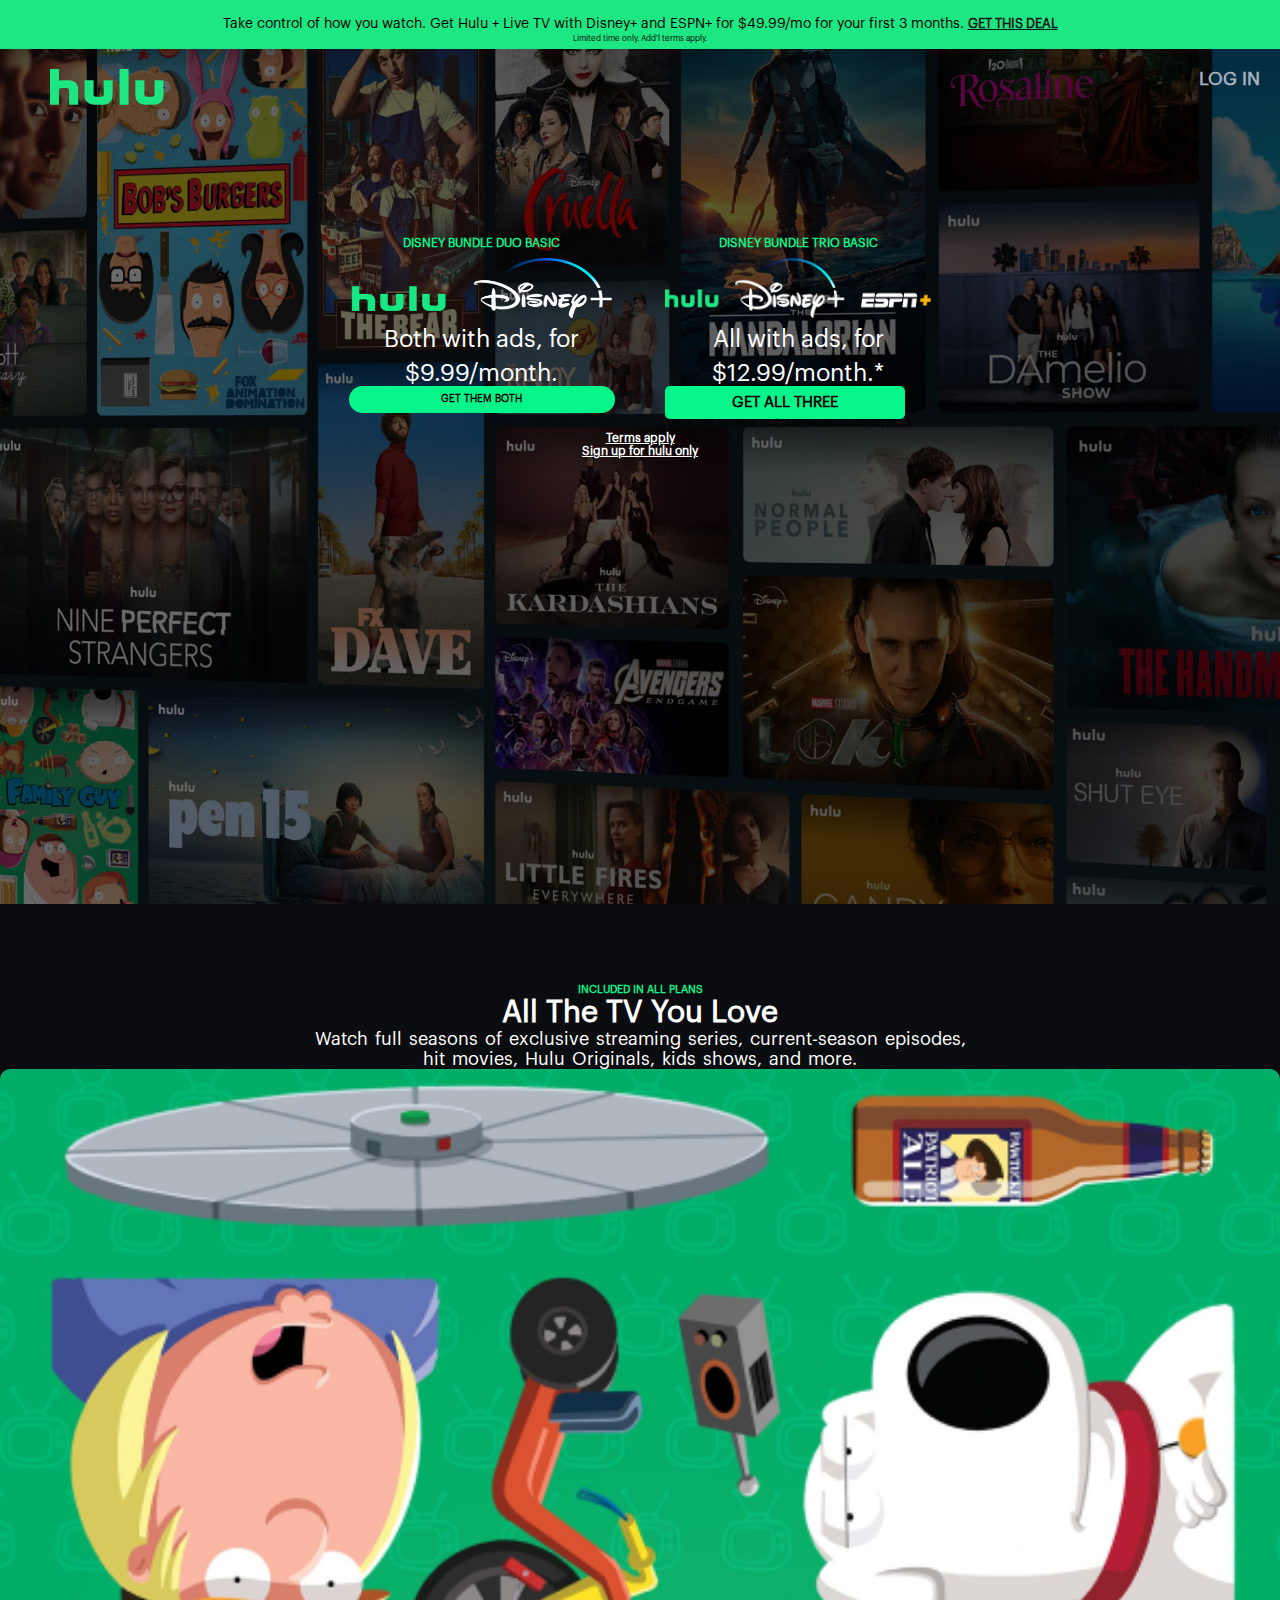
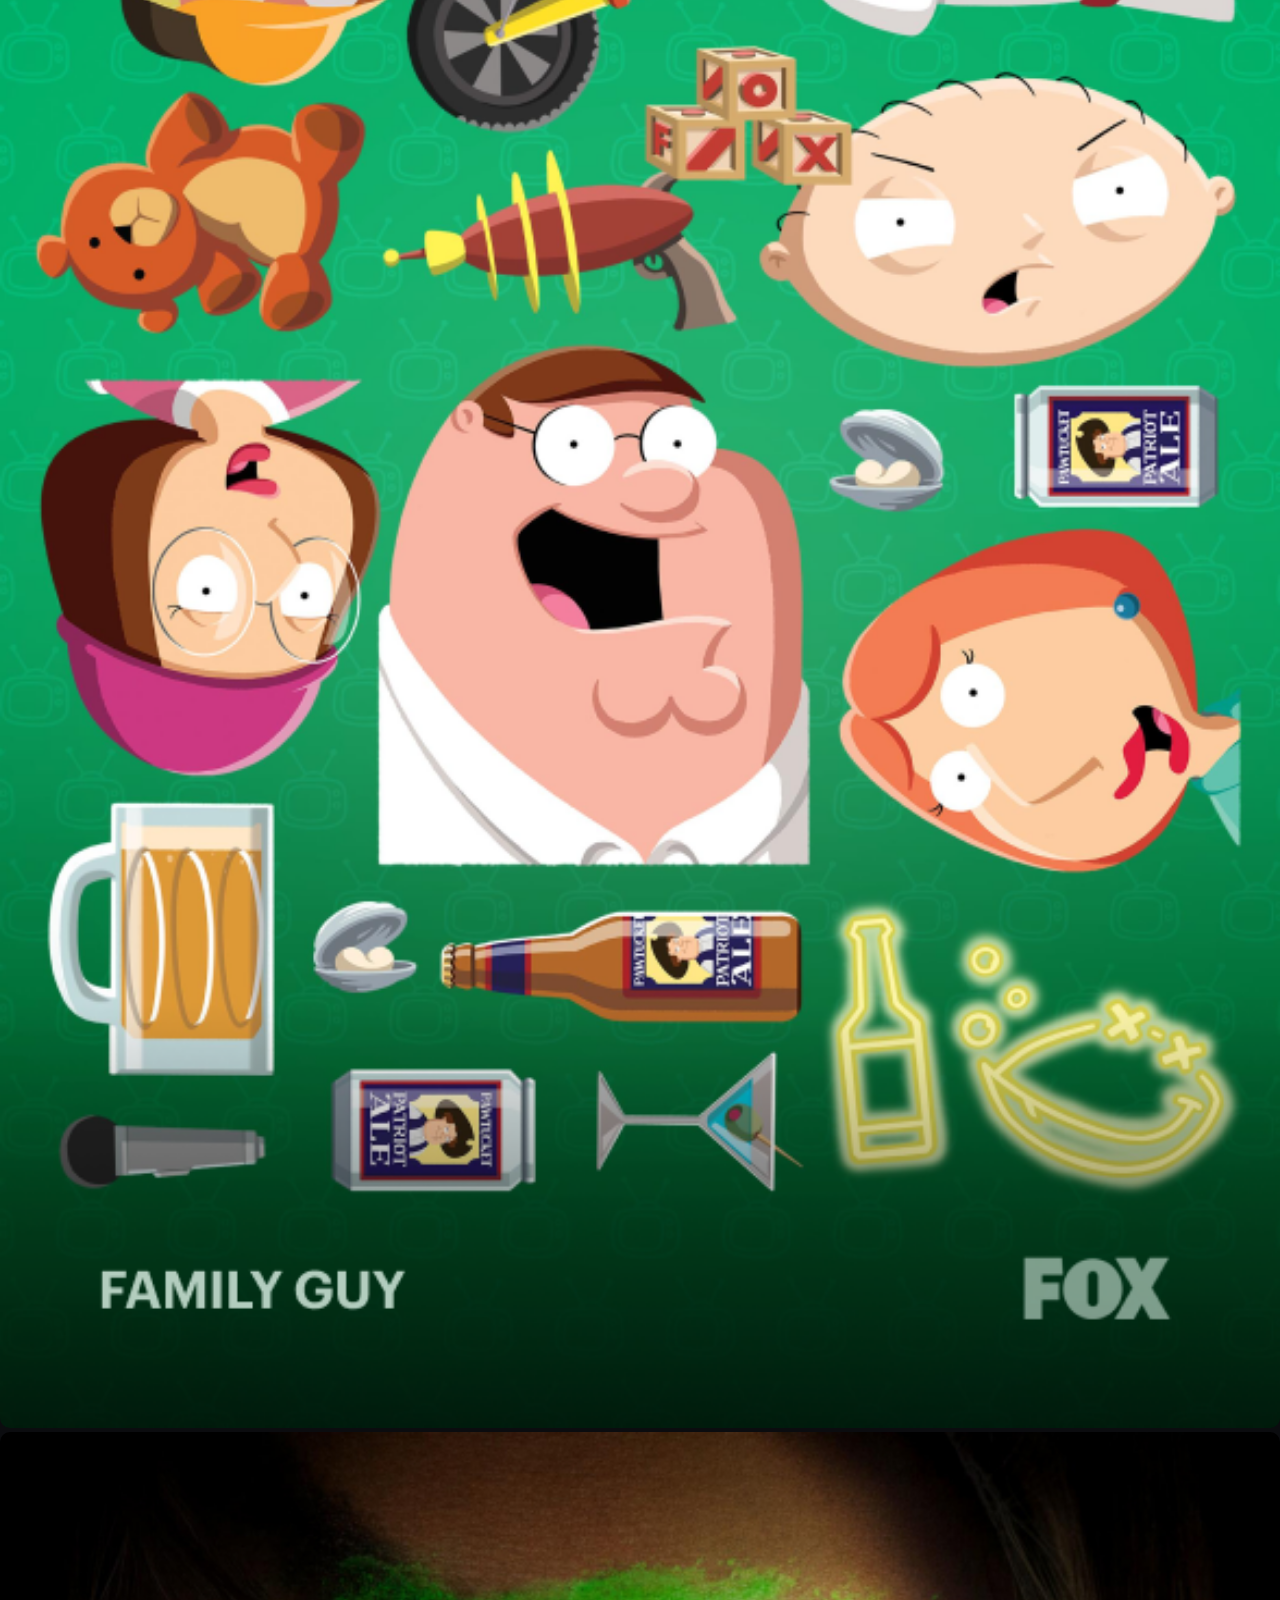
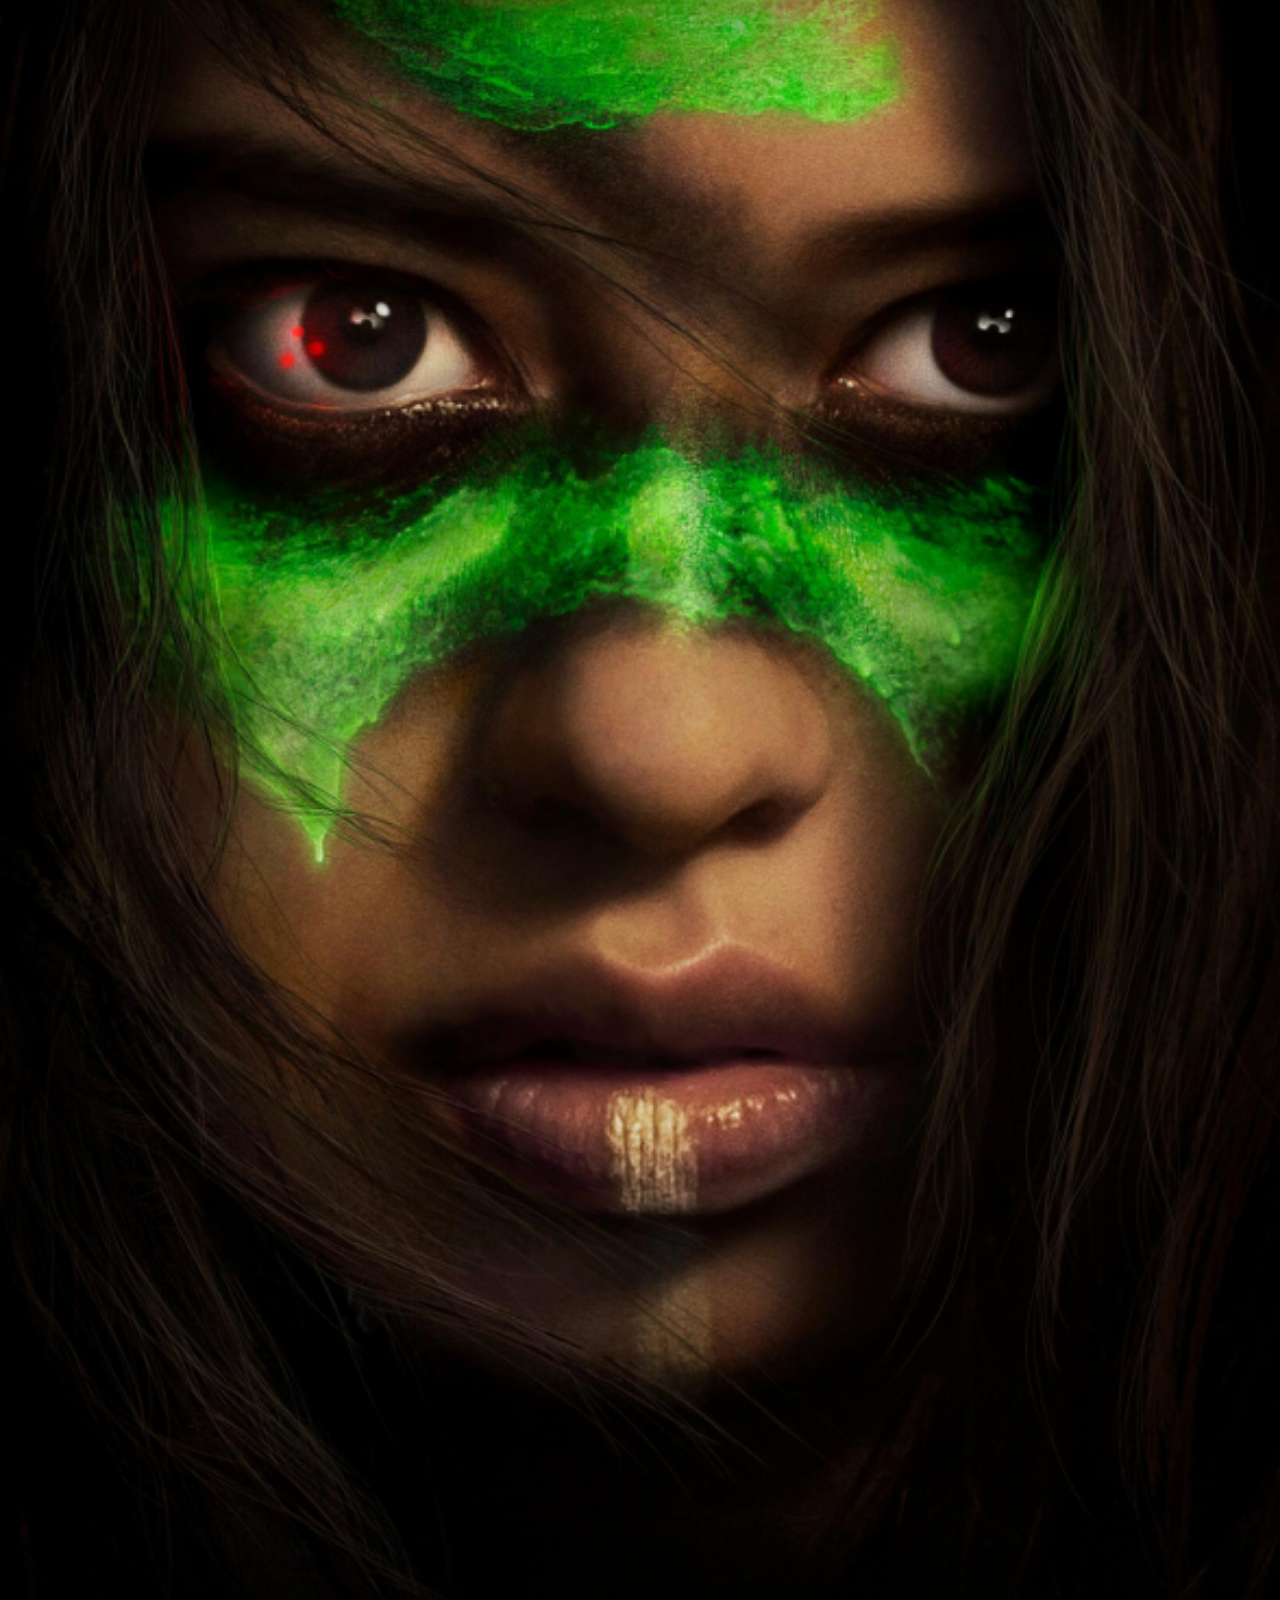
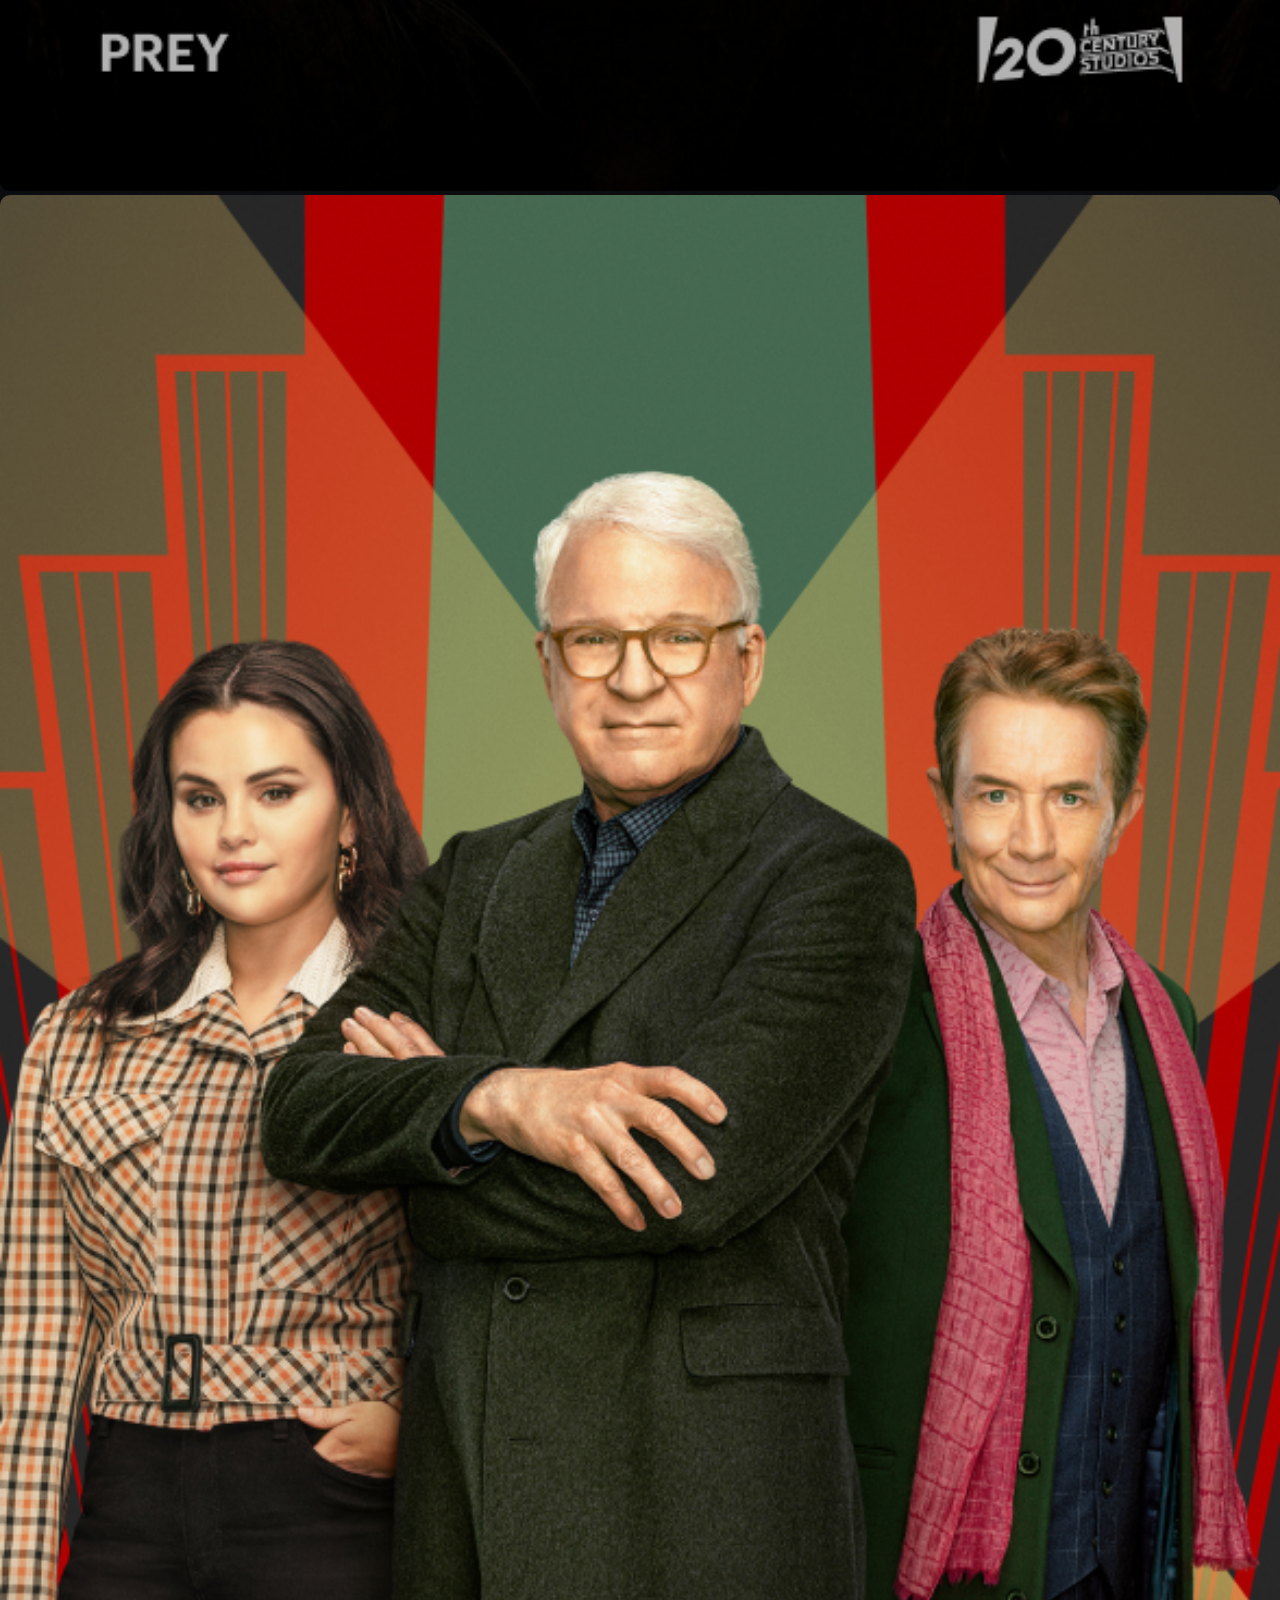
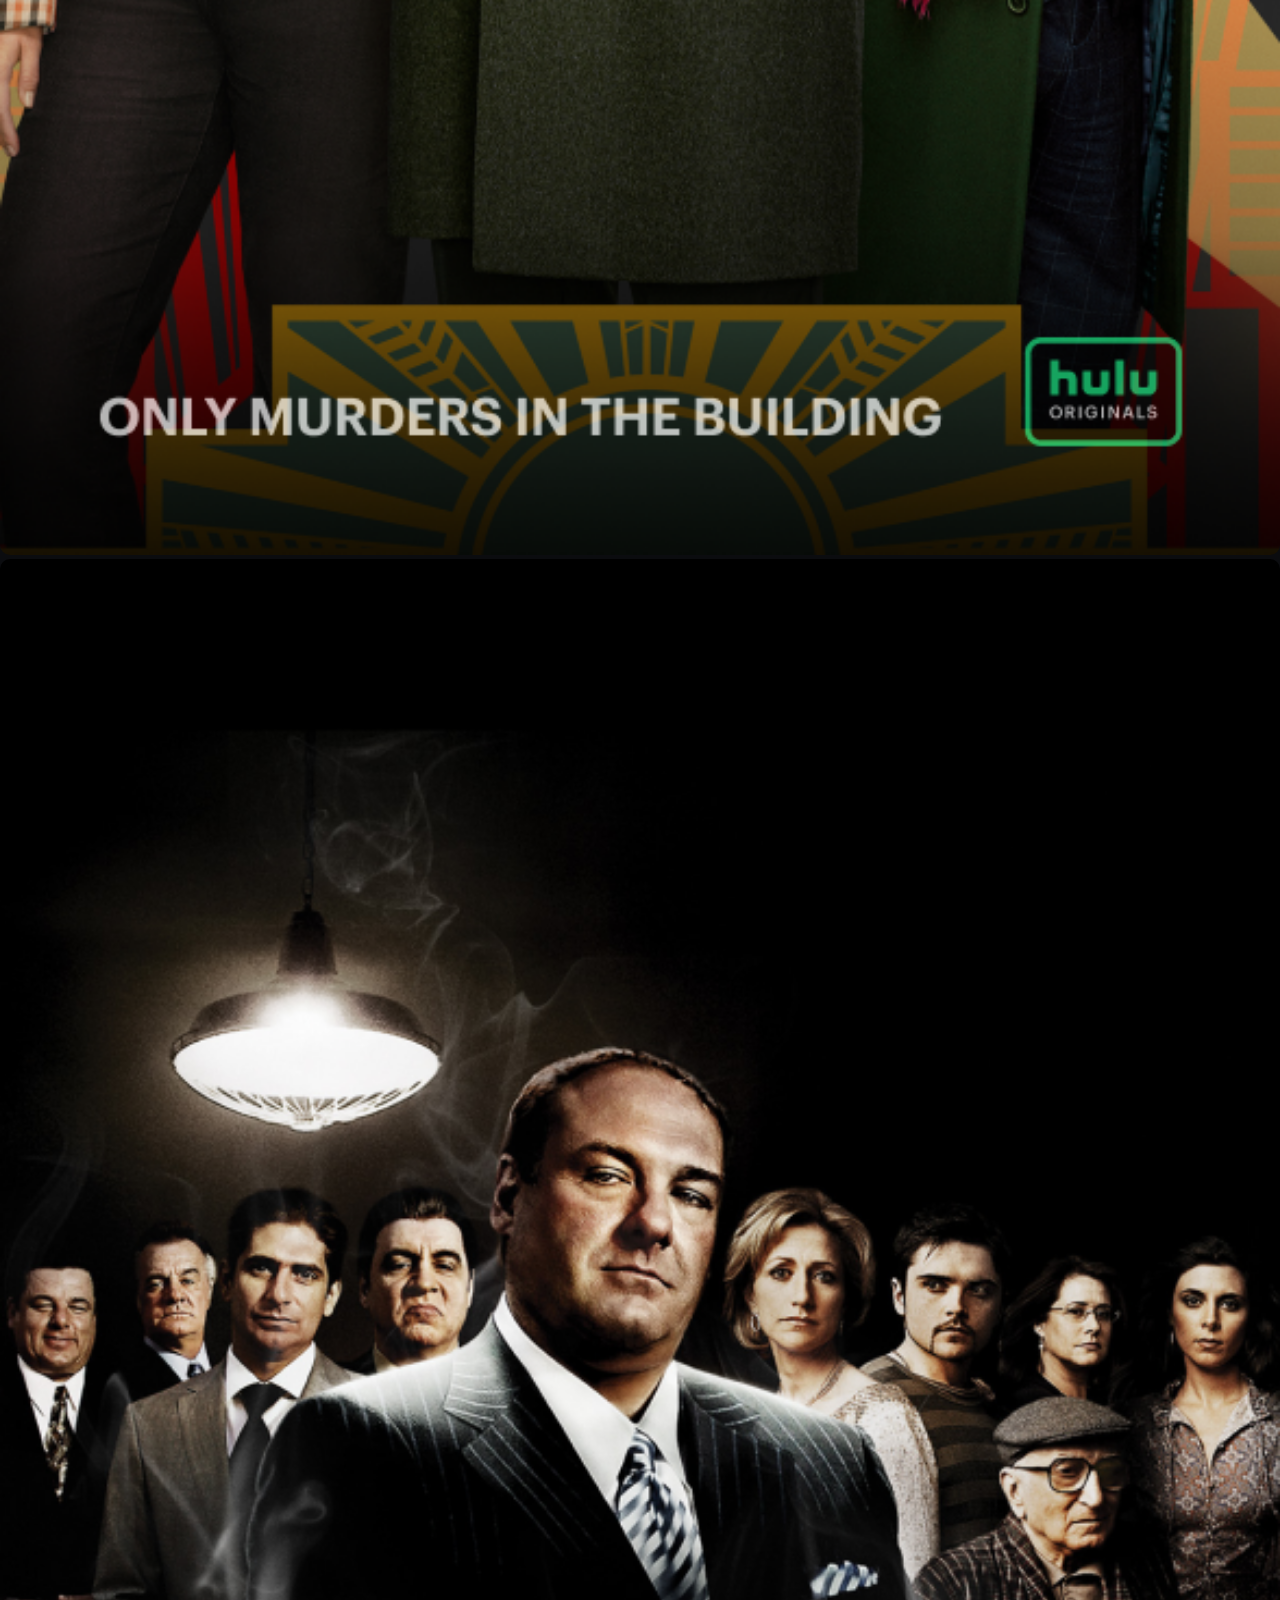
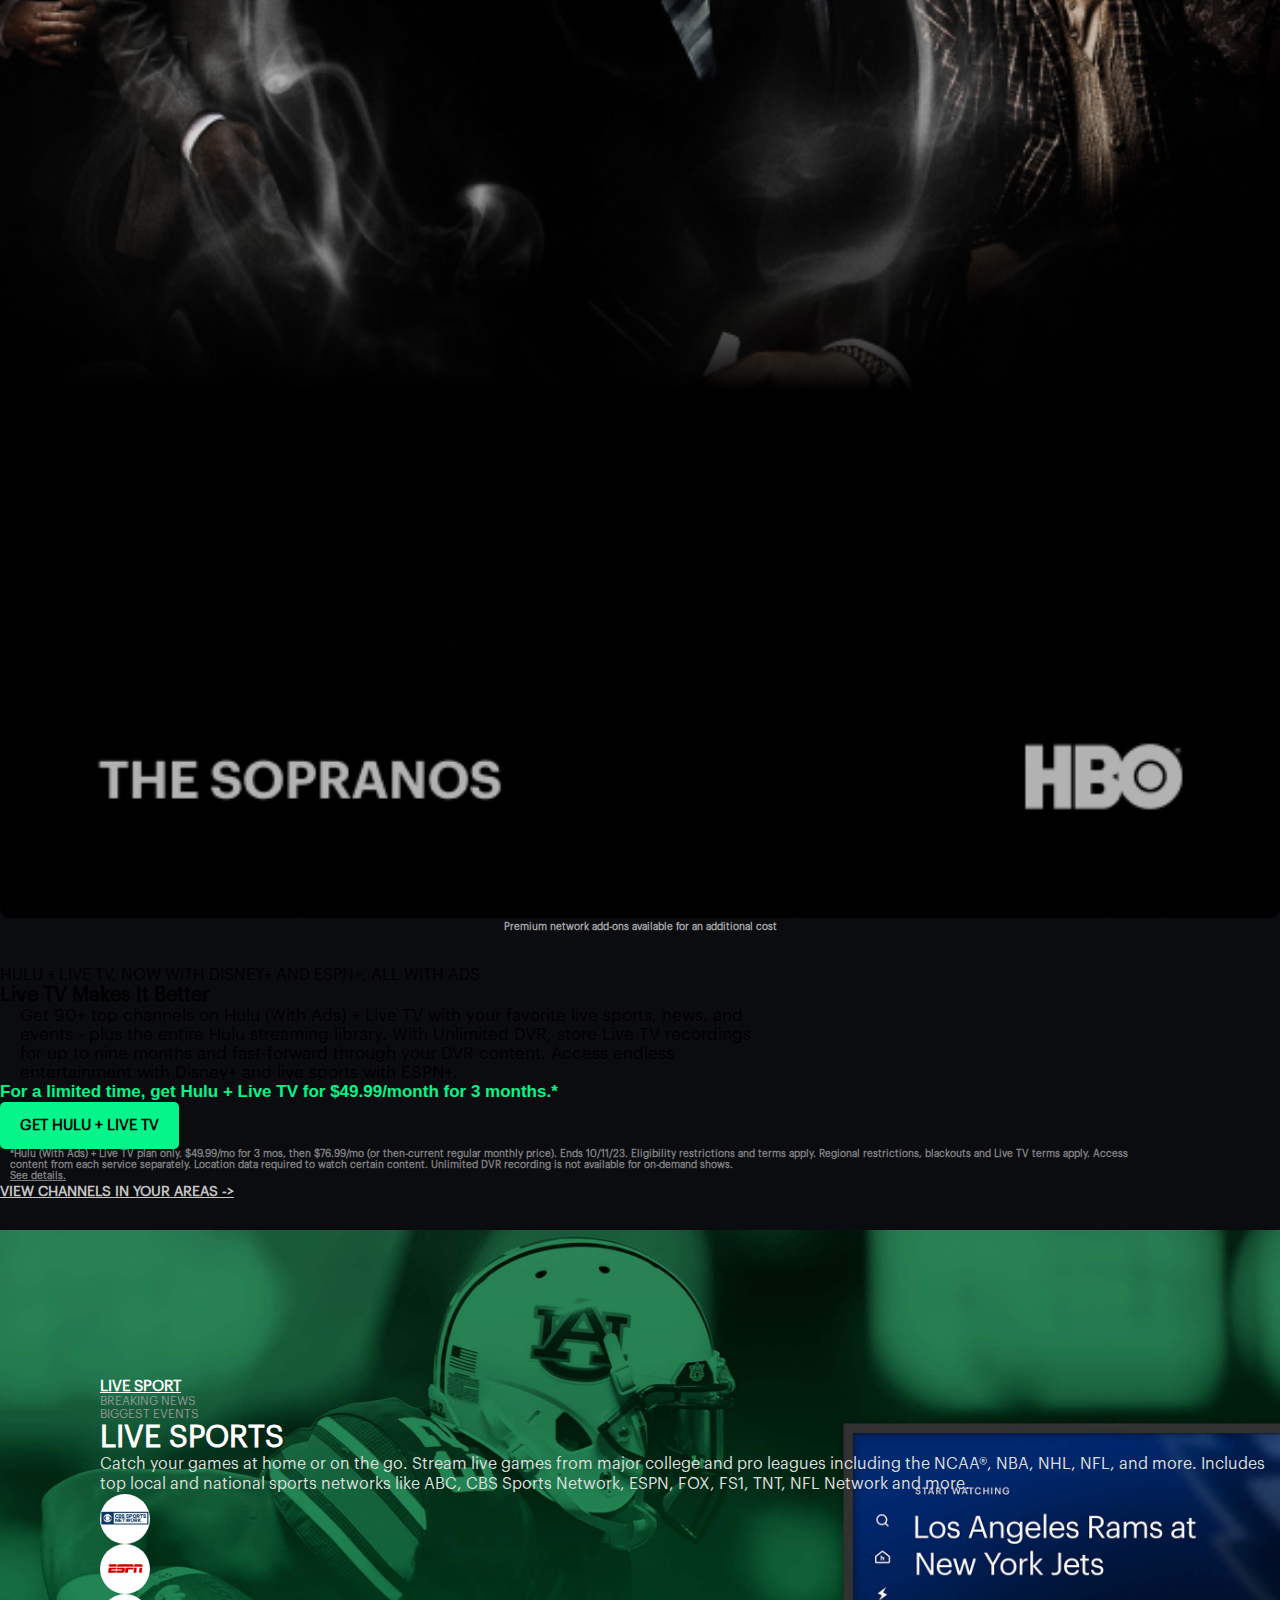
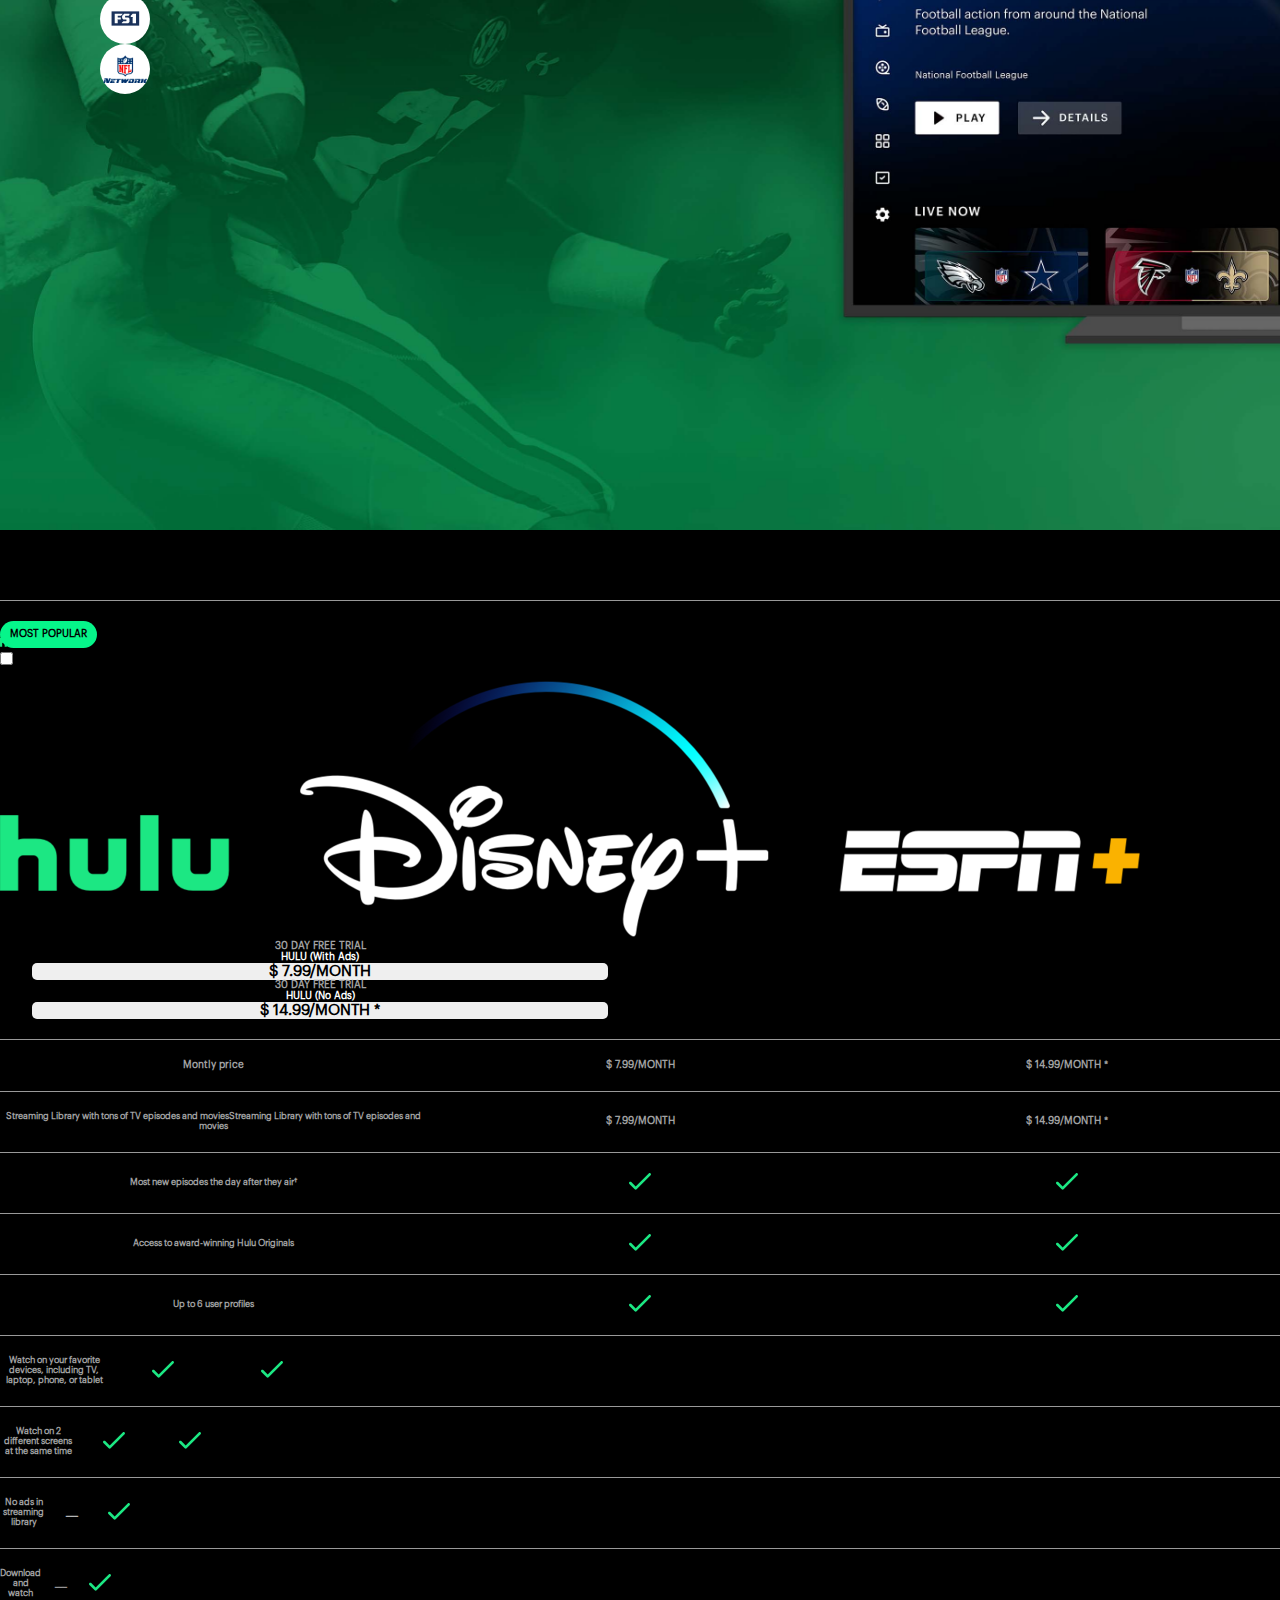
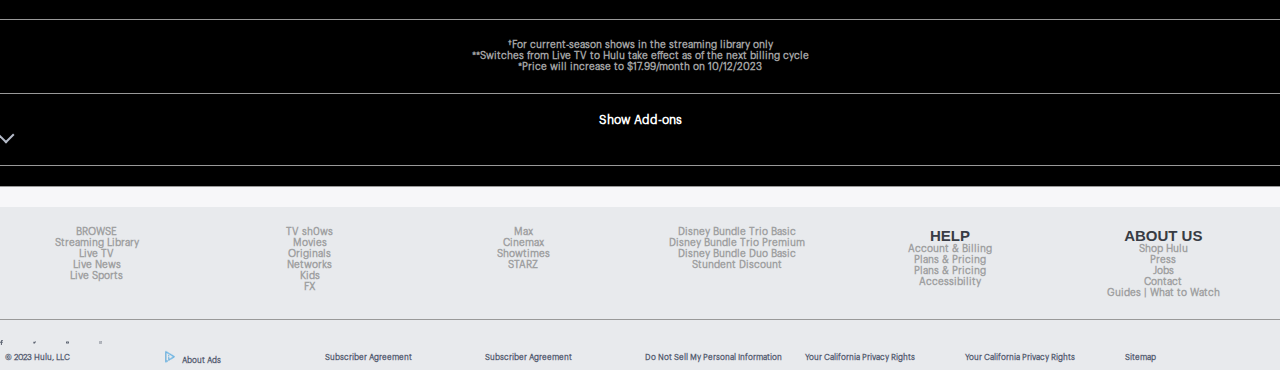
<file: index.html>
<!DOCTYPE html>
<html lang="en">

<head>
    <meta charset="UTF-8">
    <meta name="viewport" content="width=device-width, initial-scale=1.0">
    <title>Stream TV and Movies Live</title>
    <link rel="stylesheet" href="common.css">
    <link rel="stylesheet" href="style.css">
    <link href="https://cdn.jsdelivr.net/npm/bootstrap@5.3.1/dist/css/bootstrap.min.css" rel="stylesheet"
        integrity="sha384-4bw+/aepP/YC94hEpVNVgiZdgIC5+VKNBQNGCHeKRQN+PtmoHDEXuppvnDJzQIu9" crossorigin="anonymous">

</head>

<body>
    <nav class="nav-bar">
        <div class="nav-list ">
            <p class="pt-3">
                Take control of how you watch. Get Hulu + Live TV with Disney+ and ESPN+ for $49.99/mo for your first 3
                months. <span class="span"><a href="">GET THIS DEAL</a></span>

            <p class="fonter" style="font-size: 8px;">Limited time only. Add'l terms apply.</p>
            </p>
        </div>
    </nav>
    <section class="section">
        <div class="background-color">
            <img class="logo" src="./hulu-img/hulu-logo.svg" alt="">

            <p style="text-decoration: none;" class="Log"><a href="./loginpage/index.html">LOG IN</a> </p>

        </div>


        <div class="hero-catch-container">
            <div class="hero-catch">
                <p class="DISNEY
                ">DISNEY BUNDLE DUO BASIC</p>
                <img class="hulu-displine" src="./hulu-img/displine.png" alt="">
                <h3 class="text">Both with ads, for</h3>
                <h3 class="text">$9.99/month.</h3>
                <button class="button button1">GET THEM BOTH</button>
            </div>
            <div class="hero-catch">
                <p class="DISNEY">DISNEY BUNDLE TRIO BASIC</p>
                <img class="hulu-displine" src="./hulu-img/displine2.png" alt="">
                <h3 class="text">All with ads, for</h3>
                <h3 class="text">$12.99/month.*</h3>
                <button class="button button2">GET ALL THREE</button>
                <p class="text-white mt-2" style="font-size: 10px;">*Price will increase to $14.99/month on 10/12/2023.</p>
            </div>
        </div>
        <div class="sign container">
            <p><a href="">Terms apply</a></p> <a href=""></p>
             <p><a href="./signup-page/index.html">Sign up for hulu only</a></p>
        </div>
    </section>
    <section class="section2-container">
        <div class="container-for-all">
            <div class="text-div">
                <h6>INCLUDED IN ALL PLANS</h6>
                <h2>All The TV You Love</h2>
                <p>Watch full seasons of exclusive streaming series, current-season episodes, <br>hit movies, Hulu
                    Originals, kids shows, and more.</p>
                <p></p>
            </div>
        </div>
        <div class="container w-100 mt-4">
            <div class="row">
                <div class=" image-hover col-6 col-lg-3 col-md-6 col-sm-6 col-sm-6 ">
                    <div class="col-img">
                        <img class="img" src="./hulu-img/original (10).png" alt="image">
                    </div>
                </div>
                <div class=" image-hover col-6 col-lg-3 col-md-6 col-sm-6 ">
                    <div class="col-img ">
                        <img class="img"" src=" ./hulu-img/original (1).jpg" alt="image">
                    </div>
                </div>
                <div class=" image-hover col-6 col-lg-3 col-md-6 col-sm-6 ">
                    <div class="col-img">
                        <img class="img" src="./hulu-img/original (2).png" alt="image">
                    </div>
                </div>
                <div class=" image-hover col-6 col-lg-3 col-md-6 col-sm-6 ">
                    <div class="col-img">
                        <img class="img" src="./hulu-img/original (12).png" alt="image">
                    </div>
                    <p class="text-white mt-3 " style="font-size: 10px ; text-align: center;">Premium network add-ons
                        available for an additional cost</p>
                </div>
            </div>
        </div>
        <div class="text-center w-100  text-white">
            <div class="text-con">
                <p class="p">
                    HULU + LIVE TV, NOW WITH DISNEY+ AND ESPN+, ALL WITH ADS
                </p>
                <h1>
                    Live TV Makes It Better
                </h1>
                <p class="text-1">
                    Get 90+ top channels on Hulu (With Ads) + Live TV with your favorite live sports, news, and <br>
                    events - plus the entire Hulu streaming library. With Unlimited DVR, store Live TV recordings <br>
                    for up to nine months and fast-forward through your DVR content. Access endless <br> entertainment
                    with Disney+ and live sports with ESPN+.
                </p>
                <h4>
                    For a limited time, get Hulu + Live TV for $49.99/month for 3 months.*
                </h4>
                <button class=" my-2 livetv">GET HULU + LIVE TV</button>
                <p class="text-2">
                    *Hulu (With Ads) + Live TV plan only. $49.99/mo for 3 mos, then $76.99/mo (or then-current regular
                    monthly price). Ends 10/11/23. Eligibility restrictions and terms apply. Regional restrictions,
                    blackouts and Live TV terms apply. Access <br> content from each service separately. Location data
                    required to watch certain content. Unlimited DVR recording is not available for on-demand shows.
                    <br> <a style="color: #7C7C7E;" href=""> See details. </a </p>
                <p>
                    <a style="color: #C4C4C5; font-size: 14px; font-weight: bold; " href="">VIEW CHANNELS IN YOUR AREAS
                        -></a>
                </p>
            </div>
        </div>
    </section>
    <section class="responsive-sec ">
        <div class="sport-live">
            <h6 class="h66">LIVE SPORT</h6>
            <h6 class="b"> BREAKING NEWS</h6>
            <h6 class="b">BIGGEST EVENTS</h6>
        </div>
        <div class="your-games">
            <h4>Live sports</h4>
            <p>Catch your games at home or on the go. Stream live games from major college and pro leagues including the
                NCAA®, NBA, NHL, NFL, and more. Includes top local and national sports networks like ABC, CBS Sports
                Network, ESPN, FOX, FS1, TNT, NFL Network and more.</p>
        </div>
        <div class="image-body">
            <div class="image-containerr ">
                <div>
                    <img src="./hulu-img/cbs sports.png" alt="">
                </div>
                <div>
                    <img src="./hulu-img/espn.png" alt="">
                </div>
                <div>
                    <img src="./hulu-img/fs1.svg" alt="">
                </div>
                <div>
                    <img src="./hulu-img/network.png" alt="">
                </div>
            </div>
            <div class="tv-plan">

                <p>Live TV plan required. Regional restrictions, blackouts and additional terms apply. <a
                        style="color: #fff;" shref="">See details</a> </p>
            </div>
        </div>
    </section>
    <section class="section-3">
        <div class="text-con-3 w-50">
            <div class="d-flex mb-3" style="gap: 15px; color: #959494;">
                <h6 class="h6">LIVE SPORT </h6>
                <h6 class="b"> BREAKING NEWS</h6>
                <h6 class="b">BIGGEST EVENTS</h6>
            </div>
            <h2 class="live">LIVE SPORTS</h2>
            <p class="catch">Catch your games at home or on the go. Stream live games from major college and pro leagues
                including the NCAA®, NBA, NHL, NFL, and more. Includes top local and national sports networks like ABC,
                CBS Sports Network, ESPN, FOX, FS1, TNT, NFL Network and more.</p>
            <div class="image-div d-flex">
                <div class="circle-img">
                    <img class="w-50" src="./hulu-img/cbs sports.png" alt="image">
                </div>
                <div class="circle-img">
                    <img class="w-50" src="./hulu-img/espn.png" alt="">
                </div>
                <div class="circle-img">
                    <img class="w-50" src="./hulu-img/fs1.svg" alt="">
                </div>
                <div class="circle-img">
                    <img class="w-50" src="./hulu-img/network.png" alt="">
                </div>
            </div>
        </div>
    </section>
    </section>
    <section class="section-4">
        <div class="text-center text-white pt-5 ">
            <div>

                <h1" class="fs-3">Select Your Plan</h1>
            </div>
            <p class="font-test">
                No hidden fees, equipment rentals, or installation appointments.
            </p>
            <p class="font-test">
                Switch plans or cancel anytime.**
            </p>
        </div>
        <div class="container ">
            <div class="">
                <div class=" container section-divider"></div>
                <div class="POPULAR">
                    <button class="button1">MOST POPULAR</button>
                </div>
            <div class="wrap-con ">
                <div class="d-flex w-100 block-it ">
                    <div class="w-50 d-flex">
                        <div class=" mt-3 text-white w-50 ">
                            <h6>BASE PLANS</h6>
                            <img src="./hulu-img/hulu-logo.svg" alt="">
                        </div>
                        <div class="form-check form-switch mt-3">
                            <input class="form-check-input" type="checkbox" role="switch" id="flexSwitchCheckDefault">
                        </div>
                        <div class="bundle text-white mt-3 ">
                            <h6>BUNDLE / SAVE</h6>
                            <img class="w-75" src="./hulu-img/displine2.png" alt="">
                        </div>
                    </div>
                    <div class=" d-flex w-75">
                        <div class="trial mt-3">
                            <p>30 DAY FREE TRIAL</p>
                            <p class="ads">HULU (With Ads)</p>
                            <button class="button2">$ 7.99/MONTH</button>
                        </div>

                        <div class="trial mt-3">
                            <p>30 DAY FREE TRIAL</p>
                            <p class="ads">HULU (No Ads) </p>
                            <button class="button2">$ 14.99/MONTH *</button>
                        </div>

                    </div>
                </div>
            </div> 
            <div class="main-container w-100">
                <div class="container">
                    <div class=" d-flex">
                        <div class="col-6 col-md-6 d-flex">
                            <div class="mt-3 text-white w-50">
                                <h6>BASE PLANS</h6>
                                <img src="./hulu-img/hulu-logo.svg" alt="">
                            </div>
                            <div class="form-check form-switch mt-3">
                                <input class="form-check-input" type="checkbox" role="switch" id="flexSwitchCheckDefault">
                            </div>
                        </div>
                        <div class="col-6 col-md-">
                            <div class="bundle text-white mt-3">
                                <h6>BUNDLE / SAVE</h6>
                                <img class="w-50" src="./hulu-img/displine2.png" alt="">
                            </div>
                        </div>
                    </div>
                </div>
                <div class="container">
                    <div class="d-flex w-100">
                        <div class=" col-6 col-md-6  w-50">
                            <div class="trial mt-3">
                                <p>30 DAY FREE TRIAL</p>
                                <p class="ads">HULU (With Ads)</p>
                                <button class="button22">$ 7.99/MONTH</button>
                            </div>
    
                        </div>
                        <div class=" col-6 col-md-6 w-50">
                            <div class="trial mt-3">
                                <p>30 DAY FREE TRIAL</p>
                                <p class="ads">HULU (No Ads) </p>
                                <button class=" button22" style="padding-left: 10px 15px 10px 15px;">$ 14.99/MONTH *</button>
                            </div>
    
                        </div>
                    </div>
                </div>
                
            </div>
                <div class=" container section-divider"></div>

            </div>
        </div>
        <div class="container containerrr price mt-4">
            <p>Montly price</p>
            <p>$ 7.99/MONTH</p>
            <p>$ 14.99/MONTH *</p>
        </div>

        <div class="container section-divider"></div>
        <div class="container containerrr streaming">
            <p style="font-size: 9px;">Streaming Library with tons of TV episodes and moviesStreaming Library with tons
                of TV episodes and movies</p>
            <p>$ 7.99/MONTH</p>
            <p>$ 14.99/MONTH *</p>
        </div>

        <div class=" container section-divider"></div>

        <div class="container containerrr most">
            <p style="font-size: 9px;">Most new episodes the day after they air†</p>
            <p>
                <img src="./hulu-img/mark.svg" alt="image">
            </p>
            <p><img src="./hulu-img/mark.svg" alt=""></p>
        </div>
        <div class=" container section-divider"></div>
        <div class="container containerrr most">
            <p style="font-size: 9px;">Access to award-winning Hulu Originals</p>
            <p>
                <img src="./hulu-img/mark.svg" alt="image">
            </p>
            <p><img src="./hulu-img/mark.svg" alt=""></p>
        </div>

        <div class="container section-divider"></div>

        <div class="container containerrr">
            <p style="font-size: 9px;">Up to 6 user profiles</p>
            <p>
                <img src="./hulu-img/mark.svg" alt="image">
            </p>
            <p><img src="./hulu-img/mark.svg" alt=""></p>
        </div>
        <div class="container section-divider"></div>
        <div class="container containerrr">
            <div class="container containerrr most">
                <p style="font-size: 9px;">Watch on your favorite devices, including TV, laptop, phone, or tablet
                <p>
                    <img src="./hulu-img/mark.svg" alt="image">
                </p>
                <p><img src="./hulu-img/mark.svg" alt=""></p>
            </div>
        </div>

        <div class="container section-divider"></div>

        <div class="container containerrr">
            <div class="container containerrr most">
                <p style="font-size: 9px;">Watch on 2 different screens at the same time</p>
                <p>
                    <img src="./hulu-img/mark.svg" alt="image">
                </p>
                <p><img src="./hulu-img/mark.svg" alt=""></p>
            </div>
        </div>

        <div class="container section-divider"></div>
        <div class="container containerrr">
            <div class="container containerrr">
                <p style="font-size: 9px;">No ads in streaming library</p>
                <p style="color: #C4C4C5;">
                   ___
                </p>
                <p><img src="./hulu-img/mark.svg" alt=""></p>
            </div>
        </div>
        <div class="container section-divider"></div>

        <div class="container containerrr">
            <div class="container containerrr most">
                <p style="font-size: 9px;">Download and watch</p>
                <p>
                ___
                </p>
                <p><img src="./hulu-img/mark.svg" alt=""></p>
            </div>
        </div>
        <div class="container section-divider"></div>
        <div class="callback container"
            style="color: #A0A1A2;font-size: 10px;font-weight: 800;font-family: Arial, Helvetica, sans-serif; padding-left: 20p;">
            <p>
                †For current-season shows in the streaming library only
            </p>
            <p>
                **Switches from Live TV to Hulu take effect as of the next billing cycle

            </p>
            <p>*Price will increase to $17.99/month on 10/12/2023</p>
        </div>
       <div id="Contents"style="display: none;">
        
        <div class="available mt-5 text-white " style="margin-left: 56px;">
            <h1>Available Add-ons</h1>
            <div class="pt-3">
                <p>Add-ons available at an additional cost</p>
                <p>Add them up after you sign up for Hulu.</p>
            </div>
        </div>
            <div class="container containerrr">
                <div class="container containerrr">
                    <p>Max</p>
                    <p><img src="./hulu-img/mark.svg" alt=""></p>
                    <p><img src="./hulu-img/mark.svg" alt=""></p>
                </div>
            </div>
            <div class="container section-divider"></div>
            <div class="container containerrr">
                <p>CINEMAX®</p>
                <p><img src="./hulu-img/mark.svg" alt=""></p>
                <p><img src="./hulu-img/mark.svg" alt=""></p>
            </div>
            <div class="container section-divider"></div>
            <div class="container containerrr">
                <p>SHOWTIME®</p>
                <p><img src="./hulu-img/mark.svg" alt=""></p>
                <p><img src="./hulu-img/mark.svg" alt=""></p>
            </div>
            <div class="container section-divider"></div>
            <div class="container containerrr">
                <p>STARZ®</p>
                <p><img src="./hulu-img/mark.svg" alt=""></p>
                <p><img src="./hulu-img/mark.svg" alt=""></p>
            </div>

        </div>
        <div class="container section-divider"></div>
        <div class="d-flex " style="justify-content: center; gap: 8px;">
            <div onclick="adsToggle () " id="hidden">
                <p class="pararaph">Show Add-ons </p>
            </div>
            <span id="caret" class="caret deg135 deg315"></span>
        </div>
        <div class="container section-divider"></div>
        <div class="container section-divider"></div>
    </section>
    <footer class="section-5">
        <div class="background">
            <div class="six-flex container">
                <div>
                    <p>BROWSE</p>
                    <p>Streaming Library</p>
                    <p>Live TV</p>
                    <p>Live News</p>
                    <p>Live Sports</p>
                </div>
                <div>
                    <p>TV sh0ws</p>
                    <p>Movies</p>
                    <p>Originals</p>
                    <p>Networks</p>
                    <p>Kids</p>
                    <p>FX</p>
                </div>
                <div>
                    <p>Max</p>
                    <p>Cinemax</p>
                    <p>Showtimes</p>
                    <p>STARZ</p>
                </div>
                <div>
                    <p>Disney Bundle Trio Basic</p>
                    <p>Disney Bundle Trio Premium</p>
                    <p>Disney Bundle Duo Basic</p>
                    <p>Stundent Discount</p>
                </div>
                <div>
                    <h1
                        style="font-size: 15px;text-align: center; font-family: Arial, Helvetica, sans-serif; font-weight: bold;">
                        HELP</h1>
                    <p>Account & Billing</p>
                    <p>Plans & Pricing</p>
                    <p>Plans & Pricing</p>
                    <p>Accessibility</p>
                </div>
                <div>
                    <h1
                        style="font-size: 15px;text-align: center; font-family: Arial, Helvetica, sans-serif; font-weight: bold;">
                        ABOUT US</h1>
                    <p>Shop Hulu</p>
                    <p>Press</p>
                    <p>Jobs</p>
                    <p>Contact </p>
                    <p>Guides | What to Watch</p>
                </div>
            </div>
            <div class="container section-divider"></div>
            <div class="container logos">
                <img src="./hulu-img/facebook.svg" alt="">
                <img src="./hulu-img/twitter.svg" alt="">
                <img src="./hulu-img/youtube.svg" alt="">
                <img src="./hulu-img/instagram.svg" alt="">
            </div>
            <div class=" last-flex">
                <p>© 2023 Hulu, LLC</p>
                <p>
                    <img src="./hulu-img/icon1.png" alt="">
                    About Ads
                </p>
                <p>Subscriber Agreement</p>
                <p>Subscriber Agreement</p>
                <p>Do Not Sell My Personal Information</p>
                <p>Your California Privacy Rights</p>
                <p>Your California Privacy Rights</p>
                <p>Sitemap</p>
            </div>
        </div>
    </footer>
    <script src="./script.js"></script>
</body>
<script src="https://cdn.jsdelivr.net/npm/bootstrap@5.3.1/dist/js/bootstrap.bundle.min.js"
    integrity="sha384-HwwvtgBNo3bZJJLYd8oVXjrBZt8cqVSpeBNS5n7C8IVInixGAoxmnlMuBnhbgrkm"
    crossorigin="anonymous"></script>

</html>
</file>
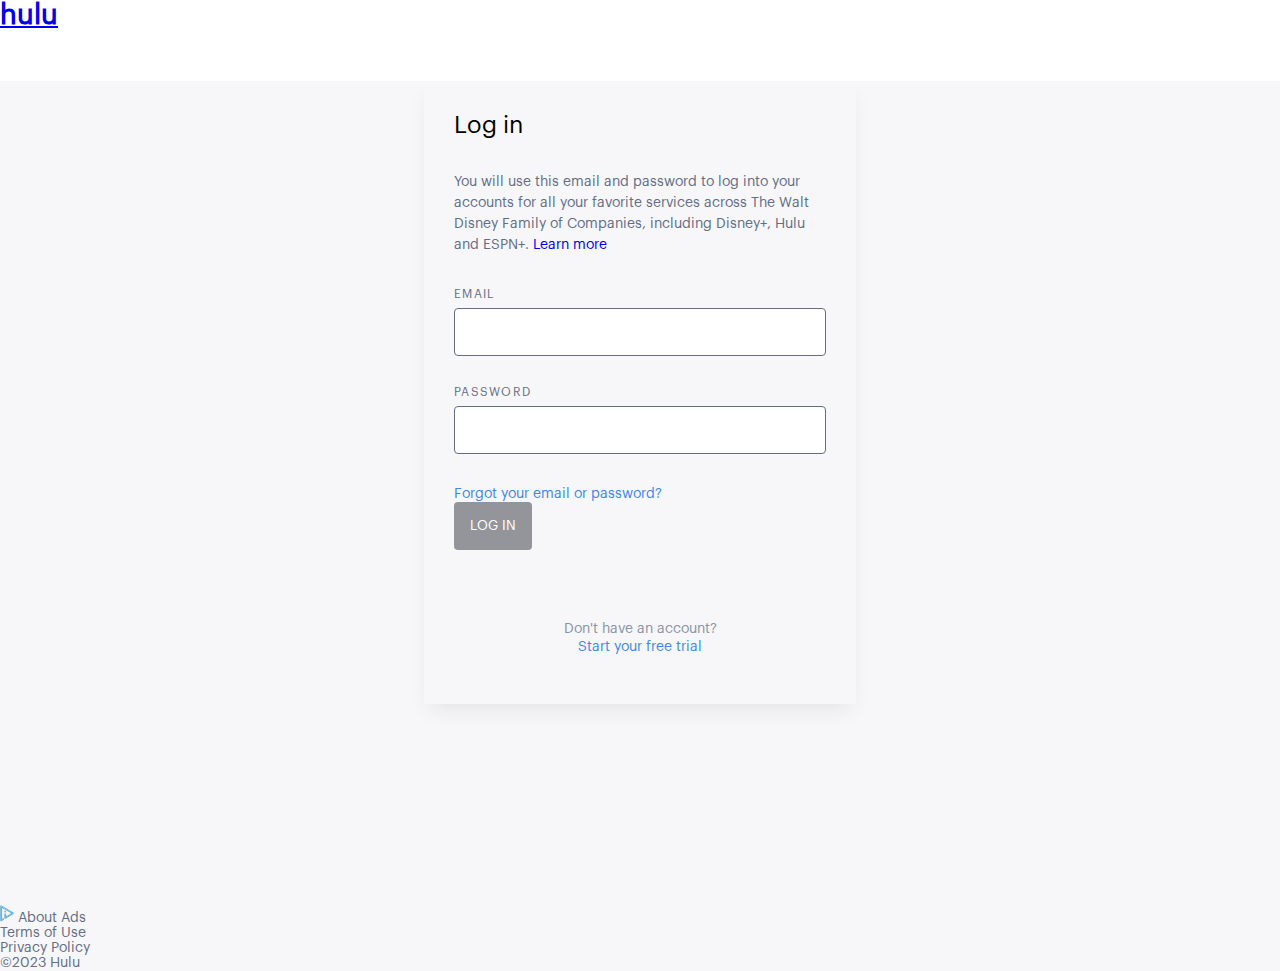
<file: loginpage/index.html>
<!DOCTYPE html>
<html lang="en">
<head>
    <meta charset="UTF-8">
    <meta name="viewport" content="width=device-width, initial-scale=1.0">
    <title>Hulu Login | Hulu</title>
    <link rel="stylesheet" href="style.css">
<link rel="stylesheet" href="/common.css">
    <link href="https://cdn.jsdelivr.net/npm/bootstrap@5.3.1/dist/css/bootstrap.min.css" rel="stylesheet"
    integrity="sha384-4bw+/aepP/YC94hEpVNVgiZdgIC5+VKNBQNGCHeKRQN+PtmoHDEXuppvnDJzQIu9" crossorigin="anonymous">

</head>
<body>
    <nav class="navbar">
        <div class="mx-5 mt-2">
          <a class="navbar-brand" href="/index.html">
            <h1>hulu</h1>
          </a>
        </div>
      </nav>
      <section class="section-details">
              <div class="card mt-5">
                  <div class="card-body">
                      <h3>Log in</h3>
                    <p class="paragraph">You will use this email and password to log into your accounts for all your favorite services across The Walt Disney Family of Companies, including Disney+, Hulu and ESPN+. <a href="#">Learn more</a></p>
                    <h5>EMAIL</h5>
                    <input type="text">
                    <h5>PASSWORD</h5>
                    <input type="text">
                    <a href="#" class="atag">Forgot your email or password?</a>
                  </div>
                  <button><a href="#">LOG IN</a></button>
                  <div >
                    <p class="paragraph2">Don't have an account? </p>
                    <p class="paragraph3"> <a href="">Start your free trial</a></p>
                  </div>
              </div>
              <div class=" d-flex">
                <p>
                    <img src="/hulu-img/icon1.png" alt="">
                    About Ads
                </p>
                <p>Terms of Use</p>
                <p>Privacy Policy</p>
                <p>©2023  Hulu</p>
            </div>
      </section>

</body>
<script src="https://cdn.jsdelivr.net/npm/bootstrap@5.3.1/dist/js/bootstrap.bundle.min.js"
    integrity="sha384-HwwvtgBNo3bZJJLYd8oVXjrBZt8cqVSpeBNS5n7C8IVInixGAoxmnlMuBnhbgrkm"
    crossorigin="anonymous"></script>

</html>
</file>
<file: common.css>
@font-face {
    font-family: "Graphik-web";
    src: url('./fonts/GraphikRegular.otf');
    font-weight: 400px;
    font-style: normal ;
}

* {
    margin: 0;
    padding: 0;
    box-sizing: border-box;
    font-family: 'Graphik-web', sans-serif;
  }
  body{
    background-color: #F7F7F9;
  }
.container .card{
  height: 70vh !important;
  border: none;
}
.card-2{
  margin-top: 20px;

}
  .font-test{
    font-family:  sans-serif;
    font-size: 14px;
    font-weight: 400;
  }
  .last-flex {
    display: flex;
    flex-wrap: wrap;
    justify-content: flex-start;
    align-items: center;
  }
  
  .last-flex p {
    margin: 0;
    font-size: 8px;
    font-weight: 900;
    color: #586174;
    padding: 5px;
    flex: 1;
  }
  .last-flex img {
    width: 10px;
    margin-right: 5px;
  }
</file>
<file: style.css>
.nav-bar {
  background-color: #1ce783;
  width: 100%;
  height: auto;
  justify-content: center;
  text-align: center;
  padding: 15px 20px 5px 20px;
}
.nav-list p {
  font-size: 14px;
  font-weight: 400;
  letter-spacing: 0;
  line-height: 1.32;
  color: #000000;
}
.nav-list a {
  color: #171717;
  font-size: 13px;
  font-weight: 900;
}
.nav-list a:hover {
  color: #ffff;
}
.small-para {
  font-size: 1px;
  margin-bottom: 2000px;
}
.section {
  background-image: url(./hulu-img/hulu-background2.jpg);
  background-size: cover;
  background-position: center;
  height: 95vh;
}
.logo {
  margin-left: 50px;
  width: 100%;
  max-width: 9%;
}
.background-color {
  display: flex;
  justify-content: space-between;
  padding-top: 20px;
}
.Log a {
  text-decoration: none;
  color: #a8afbd;
  font-size: large;
  font-weight: bold;
  margin-right: 20px;
}
.Log a:hover {
  background-color: #6a6969;
  border-radius: 10px;
  padding: 8px 10px 8px 10px;
}
.DISNEY {
  color: #06f58a;
  text-align: center;
  line-height: 30px;
  font-size: 12px;
  font-weight: bold;
  padding-top: 20px;
}
.hulu-displine {
  display: flex;
  width: 100%;
  height: 60px;
}
.hero-catch-container {
  display: flex;
  gap: 50px;
  width: 100%;
  max-width: 670px;
  margin: 0px auto;
  padding: 2px;
  justify-content: center;
  margin-top: 100px;
}
.hero-catch {
  width: 40%;
}
.text {
  color: white;
  text-align: center;
  font-size: 24px;
  font-weight: 500;
  padding-top: 8px;
}
.sign a{
    color: #fff;
    font-size: 12px;
    font-weight: 600;
  }
 
.button {
  background-color: #06f58a;
  border: none;
  font-size: 10px;
  font-weight: bold;
  width: 100%;
  padding-top: 8px;
  padding-bottom: 8px;
  border-radius: 5px;
}

.section2-container {
  background-color: #0b0c0f;
  width: 100%;
  height: auto;
}
.text-div {
  text-align: center;
  padding-top: 80px;
  color: #fff;
}
.text-div h6 {
  color: #06f58a;
}
.text-div > h2 {
  font-size: 30px;
  font-weight: bold;
}
.text-div > p {
  font-size: 18px;
  font-weight: 400;
  word-wrap: break-word;
  word-spacing: 2px;
}
.col-img > img {
  width: 100%;
  max-width: 100%;
  height: 370px;
  border-radius: 10px;
}
.col-img:hover {
  color: #000000;
  border: 3px solid rgb(168, 164, 164);
  border-radius: 10px;
  cursor: pointer;
}
.text-con {
  padding-top: 33px;
  padding-bottom: 30px;
}
.text-white > .p {
  color: #06f58a;
  font-size: 13px;
  font-weight: 700;
  font-style: normal;
}
.text-white h1 {
  font-size: 20px;
  font-weight: 800;
}
.text-white .text-1 {
  font-size: 17px;
  font-weight: 480;
  word-break: keep-all;
  padding: 0px 20px 0px 20px;
}
.text-white h4 {
  color: #06f58a;
  font-size: 17px;
  font-weight: bold;
  font-family: "Trebuchet MS", "Lucida Sans Unicode", "Lucida Grande",
    "Lucida Sans", Arial, sans-serif;
}
.livetv {
  background-color: #06f58a;
  padding: 15px 20px 15px 20px;
  font-size: 15px;
  font-weight: 700;
  border: none;
  border-radius: 5px;
}
.text-white .text-2 {
  color: #7c7c7e;
  font-size: 10px;
  font-weight: bold;
  word-wrap: inherit;
  word-break: break-all;
  padding: 0 10px;
}
.responsive-sec{
    display: none;
}
.responsive-sec{
    background-image: url(./hulu-img/robotic-img-2.jpg);
    background-size: cover;
    background-position: center;
    height: 100vh;
}
.sport-live {
    display: flex;
    gap: 20px;
    padding-top: 30px;
    justify-content: center;
    align-items: center;
}
.sport-live .h66{
    color: #fff;
}
.your-games {
    display: flex;
    flex-direction: column;
    align-items: center;
    justify-content: center;
    text-align: center;
    padding: 20px;
}

.your-games h4 {
    color: #fff;
    font-size: 24px;
    font-weight: bold;
    margin-bottom: 10px;
}

.your-games p {
    color: #fff;
    font-size: 13px;
    font-weight: 500;
    font-family:Arial, Helvetica, sans-serif ;
    line-height: 1.5;
    max-width: 600px;
}

.sport-live h6{
    color: #7c7c7e;
    font-size: 9px;
    font-weight: 900;

}

.image-containerr {
    display: flex !important;
    justify-content: center;
    gap: 30px;
}
.image-containerr img {
    width: 50px;
    height: 50px;
    border-radius: 100%; 
    border: none;
    padding: 10px;
    background-color: #fff;
}
.tv-plan{
    margin-top: 20px;
    font-size: 8px;
    font-weight: 700;
    text-align: center;
    color: #fff;
}


.section-3 {
  background-image: url(./hulu-img/Robotic-image.jpg);
  background-size: cover;
  background-position: center;
  height: 100vh;
}
.text-con-3 {
  padding-left: 100px;
  padding-top: 148px;
  color: #fff;
}
.d-flex .b {
  font-size: 12px;
  font-weight: 400;
}
.d-flex .h6 {
  color: #fff;
  text-decoration: underline;
  font-size: 15px;
  font-weight: bold;
}
.text-con-3 .live {
  font-size: 30px;
  font-weight: bolder;
}
.text-con-3 .catch {
  color: #dcdedc;
  font-size: 16px;
  font-weight: 500;
  line-height: 20px;
  word-wrap: initial;
  word-break: initial;
}
.image-div {
  gap: 20px;
}
.circle-img {
  background-color: #fff;
  border-radius: 100%;
  height: 50px;
  width: 50px;
  display: flex;
  justify-content: center;
  align-items: center;
}
.circle-img img {
  max-width: 100%;
  max-height: 100%;
}
.section-4 {
  background-color: #000000;
  width: 100%;
  height: auto;
}
.POPULAR {
  justify-content: center;
  display: flex;
  position: fixed;
  z-index: 99;
}
.section-divider {
  border-top: 1px solid #999;
  margin: 20px 0;
}

.button1 {
  padding: 8px 10px 8px 10px;
  font-size: 10px;
  font-weight: bold;
  background-color: #06f58a;
  border: none;
  border-radius: 20px;
}
.button2 {
  width: 90%;
  gap: 1px;
  border: none;
  border-radius: 5px;
  font-size: 15px;
  font-weight: bold;
}
.button2:hover{
  background-color: #b0abab;
}
.trial {
  width: 50%;
  color: #a1a2a5;
  font-size: small;
  font-weight: 500;
  text-align: center;
}
.trial .ads {
  color: white !important;
}
.price {
  display: flex;
  justify-content: space-around;
  color: #a0a1a2;
  text-align: center;
  font-size: 10px;
  font-weight: 800;
}
.streaming {
  display: flex;
  color: #a0a1a2;
  text-align: center;
  justify-content: space-between;
  font-size: 10px;
  word-wrap: break-word;
  font-weight: 800;
}
.containerrr {
  display: flex;
  justify-content: space-between;
  align-items: center;
  flex-wrap: wrap;
}
.container p {
  flex: 1;
  text-align: center;
  color: #a0a1a2;
  font-size: 10px;
  font-weight: 800;
}
.container img {
  max-width: 100%;
  height: auto;
}
.current {
  display: block;
}
.available {
  color: #a1a2a5;
  font-size: 10px;
  font-weight: 800;
}
.section-5 .background {
  background-color: #e8eaed;
  height: auto;
}
.six-flex {
  display: flex;
  padding-top: 20px;
  flex-wrap: wrap;
  justify-content: space-between;
  align-items: flex-start;
  color: #383c44;
  font-size: 11px;
  font-weight: 700;
}

.six-flex > div {
  flex-basis: calc(16.6667% - 20px);
  margin-right: 20px;
  box-sizing: border-box;
}
@media screen and (max-width: 768px) {
  .six-flex > div {
    flex-basis: calc(33.3333% - 20px);
  }
}
.logos {
  display: flex;
  flex-wrap: wrap;
  justify-content: flex-start;
}

.logos img {
  margin-right: 30px;
  width: 3px !important;
}
.main-container{
  display: none;
}
@media screen and (max-width: 768px) {
    .text-white h1 {
        font-size: 13px !important;
        font-weight: 900;
        margin: 10px 0;
        font-family: serif;
    }

    .text-white .text-1 {
        font-size: 12px;
        padding: 0 10px;
    }

    .text-white h4 {
        font-size: 10px;
        margin: 10px 0;
    }

    .livetv {
        font-size: 11px;
        padding: 8px 10px;
    }

    .text-white .text-2 {
        font-size: 8px;
        padding: 10px 10px;
    }
}

@media screen and (max-width: 768px) {
  .last-flex {
    max-width: 80%;
  }
}
@media (max-width: 768px) {
  .nav-bar {
    padding: 10px 0;
  }

  .nav-list p {
    font-size: 10px;
  }

  .nav-list a {
    font-size: 12px;
  }
}
@media screen and (max-width: 768px) {
  .background-color {
    flex-direction: row;
    max-width: 100%;
  }
  
  .logo {
    margin-left: 0;
    margin-bottom: 20px;
    max-width: 20%;
    width: 50%;
  }
  
  .Log {
    text-align: center;
    margin: 0;
  }

  .menu-icon {
    display: block;
    margin-right: 20px;
    font-size: 24px;
  }

  .menu-icon.active + .Log a {
    display: inline;
  }

  .Log a:hover {
    background-color: #6a6969;
    border-radius: 10px;
    padding: 8px 10px;
  }
  .text-div p {
    text-align: center;
    font-size: 15px;
    font-weight: 400;
    line-height: 1.36;
    letter-spacing: 0;
    padding: 0 10px;
  }
  .sign p{
 text-align: center !important;
  }
  .text {
    color: white;
    text-align: center;
    font-size: 16px;
    font-weight: 500;
    padding-top: 8px;
  
}
.wrap-con{
display: none;
}

}
@media screen and (max-width:769px){
.main-container{
  display: block !important;
 max-width: 100%;
}
.main-container button{
padding:0px 8ppx;
border-radius: 3px;
width: 100%;
border: none;
}
.available{
  margin-left: 56px;
}
.callback{
  margin-right: -0px;
}
}
@media screen and (max-width: 1027.50px){
    .responsive-sec{
        display: block;
    }
    .section-3{
        display: none;
    }
}
.pararaph{
  font-size: 12px; 
  color: white !important;
}
#hidden{
  text-align: center;
  color: white ;
  font-size: 15px;
  font-weight: 600;
}
@keyframes fadeout {
  from {
      opacity: 0;
  }
  to {
      opacity: 1;
  }
}

#Contents {
  animation: fadeout 0.7
  s ease-in-out;
}

.caret{
  display: inline-block;
  box-sizing: border-box;
  width: 12px;
  height:12px;
  border-left: 2px solid #B5BBC9;
  border-bottom: 2px solid #B5BBC9; 
}
.deg315{
  rotate: 135deg;  
}
.deg135{
  rotate: 315deg;  
}
</file>
<file: loginpage/style.css>
body{
    background-color: #F7F7F9 !important;
    height: 100vh;
}

.navbar{
    height: 9vh;
    background-color: #FFFFFF;
}
.navbar h1{
font-size: 28px;
font-weight: 800;
word-spacing: 10px;
}
.card{
    width: 432px;
    padding: 30px 30px 48px 30px !important;
    margin: auto;
    height: auto !important;
    box-shadow: 0px 10px 20px -5px rgba(0,0,0,0.08);
    border: none !important;
}
.card-body h3{
  
    margin-bottom: 32px;
    font-size: 24px;
    font-weight: 500;
    letter-spacing: 0.25px;
    line-height: 29px;
}
.card-body a{
    text-decoration: none;
}
.card-body .paragraph{
    font-weight: 400;
    font-size: 14px;
    line-height: 21px;
    color: #636e85;
    margin: 16px 0 32px;
}
.card-body h5{
    display: block;
    font-size: 12px;
    font-weight: 500;
    line-height: 12px;
    -webkit-letter-spacing: 1.25px;
    -moz-letter-spacing: 1.25px;
    -ms-letter-spacing: 1.25px;
    letter-spacing: 1.25px;
    color: #636e85;
}
.card-body input{
    display: block;
    width: 100%;
    height: 48px;
    margin: 8px 0 30px 0;
    padding: 8px 16px;
    border: 1px solid #636e85;
    border-radius: 4px;
    outline: none;
    font-size: 24px;
    line-height: 32px;
    letter-spacing: 0.5px;
}
.atag{
    color: #3C88EB;
    font-size:14px ;
}
.section-details button{
    background-color: #93959A;
    height: 48px;
    border-radius: 4px;
    padding: 0 16px;
    border: none;
}
.section-details button a{
    text-decoration: none;
    color: white;
}
.paragraph2{
    margin-top: 70px;
    font-size: 14px;
    line-height: 18px;
    text-align: center;
    color: #8B94A7;
}
.paragraph3{
    font-size: 14px;
    line-height: 18px;
    text-align: center;
}
.paragraph3 a{
    text-decoration: none;
    color: #3C88EB;
}
.d-flex {
 justify-content: center;
    margin-top: 200px;
    gap: 10px;
    font-size: 14px;
    line-height: 15px;
    color: #636e85;

}
@media  (max-width: 767px){
    .navbar{
    display: none !important;
    }
    .card{
        width: 100% !important;
        padding: 64px 24px !important;
        background-color: #fff !important;
    }
    .paragraph2{
        margin-top: 80px;
        font-size: 11px !important;
        line-height: 18px;
        text-align: center;
        color: #8B94A7;
    }
}
</file>
